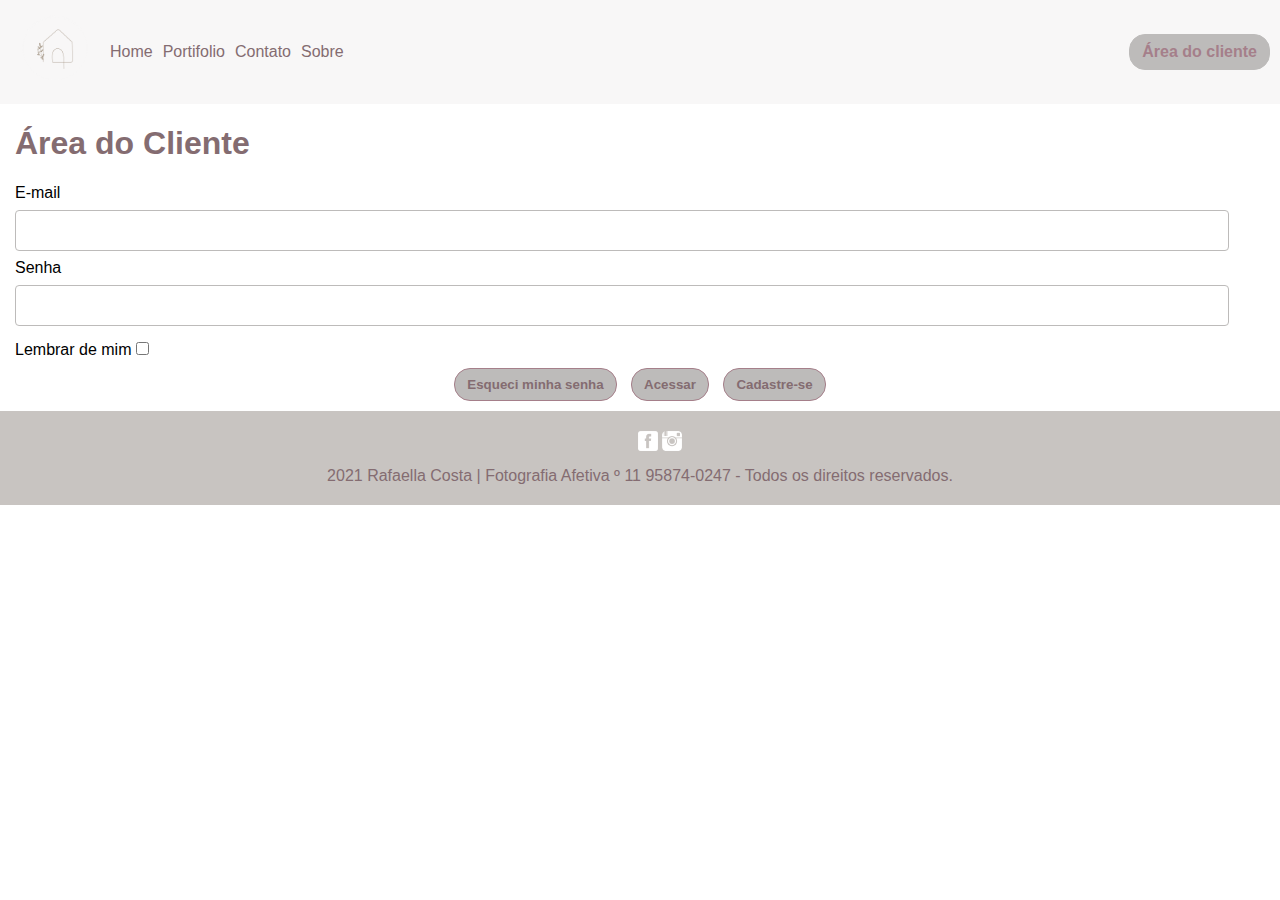
<file: area_do_cliente.html>
<!DOCTYPE html>
<html>
<head>
    <meta charset="UTF-8" />
    <link class="favicon" rel="shortcut icon" href="favicon.ico" type="image/x-icon" />
    <link rel="stylesheet" href="css/site.css" />
    <link rel="stylesheet" href="css/index.css" />
    <link rel="stylesheet" href="css/forms.css" />
    <title> Rafaella Costa Fotografia | Área do Cliente</title>
</head>
<body>
    <header class="cabecalho">
        <nav class="navegacao">
            <a href="index.html">
                <img alt="logo Rafaella Costa" class="logo" src="imagens/marcadagua.png" />
            </a>
            <a class="item-menu" href="index.html">Home</a> 
            <a class="item-menu" href="portifolio.html">Portifolio</a>
            <a class="item-menu" href="contato.html">Contato</a>
            <a class="item-menu" href="sobre.html">Sobre</a>
            <a class="botao acesso" href="area_do_cliente.html">Área do cliente</a>
            <a class="menu-icone" href="#"></a>
            </nav>
    </header>
    <main>
        <h1>Área do Cliente</h1>
        <form method="POST"
              novalidate
              enctype="multipart/form-data">
            <ul class="erros"></ul>
            <div>
                <label for="campo-email">E-mail</label> 
                <input id="campo-email" 
                       name="email" 
                       type="email" 
                       required/>
            </div>
            <div>
                <label for="campo-senha">Senha</label>
                <input id="campo-senha" 
                       name="senha" 
                       type ="password"
                       required />
            </div>
            <div>
                <label for="campo-lembrar">Lembrar de mim</label>
                <input id="campo-lembrar"
                       type="checkbox" 
                       name="lembrar" 
                       value="SIM" />
            </div>
            <div class="acoes">
                <button class="botao enviar" type="submit" >Esqueci minha senha</button>
                <button class="botao enviar" type="submit" >Acessar</button>
                <button class="botao enviar" type="button" >Cadastre-se</button>
            </div>
        </form>
    </main>
    <footer>
        <div class="rodape">
            <ul class="media-list" >
                <li>
                    <a class="media-link facebook" href="https://www.facebook.com/faellacostafoto/" target="blank">Facebook</a>
                </li>
                <li>
                    <a class="media-link instagram" href="https://www.instagram.com/faellacostafoto/" target="blank">Instagram</a>
                </li>
            </ul> 
            <p>2021 Rafaella Costa | Fotografia Afetiva º 11 95874-0247 - Todos os direitos reservados.</p>  
        </div> 
    </footer>
</body>
</html>
</file>
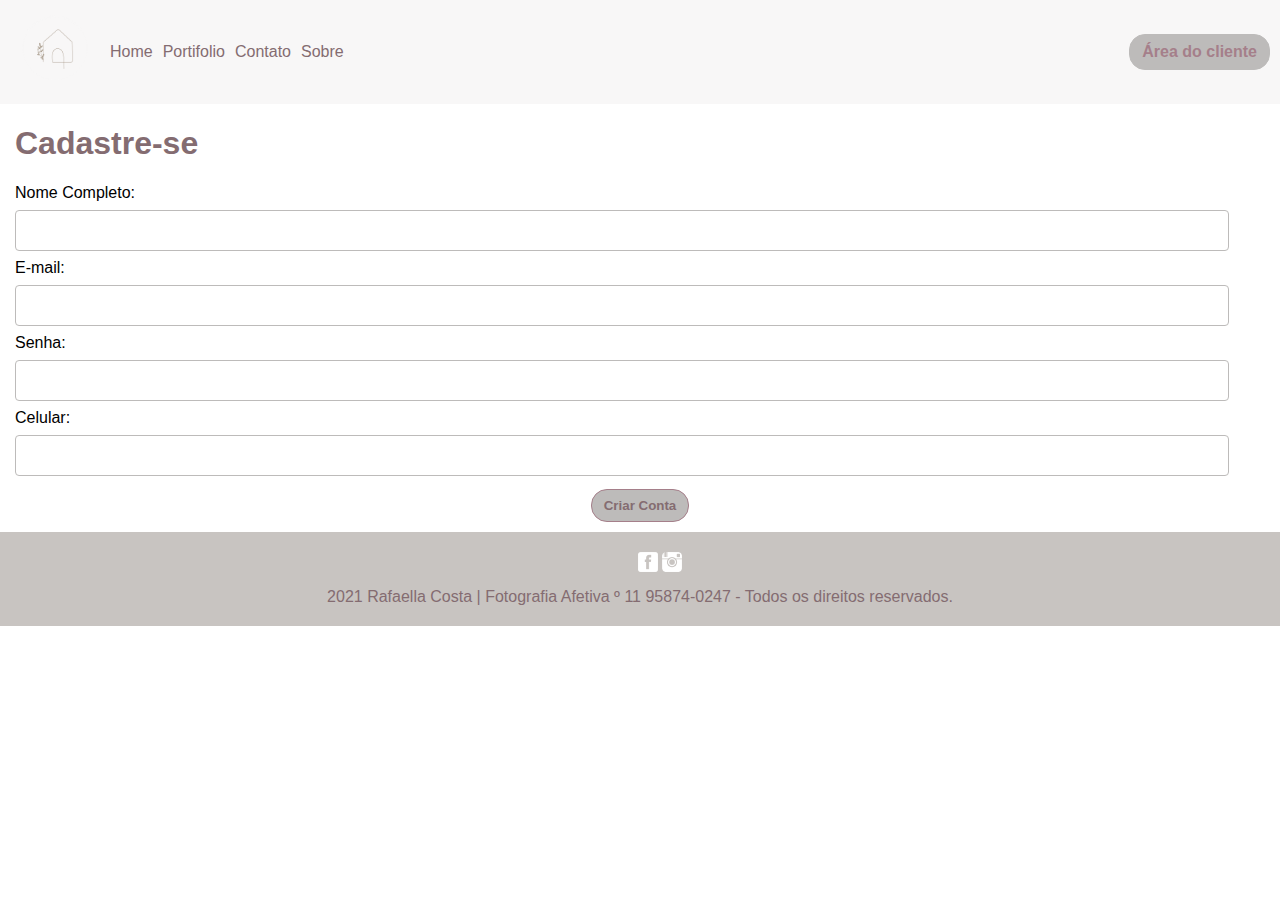
<file: cadastro.html>
<!DOCTYPE html>
<html>
<head>
    <meta charset="UTF-8" />
    <link class="favicon" rel="shortcut icon" href="favicon.ico" type="image/x-icon" />
    <link rel="stylesheet" href="css/site.css" />
    <link rel="stylesheet" href="css/index.css" />
    <link rel="stylesheet" href="css/forms.css" />
    <title> Rafaella Costa Fotografia | Cadastro</title>
</head>
<body>
    <header class="cabecalho">
        <nav class="navegacao">
            <a href="index.html">
                <img alt="logo Rafaella Costa" class="logo" src="imagens/marcadagua.png" />
            </a>
            <a class="item-menu" href="index.html">Home</a> 
            <a class="item-menu" href="portifolio.html">Portifolio</a>
            <a class="item-menu" href="contato.html">Contato</a>
            <a class="item-menu" href="sobre.html">Sobre</a>
            <a class="botao acesso" href="area_do_cliente.html">Área do cliente</a>
            <a class="menu-icone" href="#"></a>
            </nav>
    </header>
    <main>
        <h1>Cadastre-se</h1>
        <form method="POST"
              enctype="multipart/form-data"
              >
            <ul class="erros"></ul>
            <div>
                <label for="campo-nome"> Nome Completo:</label>
                <input id="campo-nome" 
                       name="nome" 
                       type="text" 
                       required />
            </div>
            <div>
                <label for="campo-email"> E-mail:</label>
                <input id="campo-email" 
                       name="email" 
                       type ="email" 
                       required />
            </div>
            <div>
                <label for="campo-senha"> Senha:</label>
                <input id="campo-senha" 
                       name="senha" 
                       type="password" 
                       required 
                       minlength="8" />
            </div>
            <div>
                <label for="campo-celular"> Celular:</label>
                <input id="campo-celular" 
                       pattern="^\d{2}-\d{5}-\d{4}$"
                       name="celular" 
                       type="tel" 
                       required 
                       /> 
            </div>
            <div class="acoes">
                <button class="botao enviar" type="submit" >Criar Conta</button>
            </div>
        </form>
    </main>
    <footer>
        <div class="rodape">
            <ul class="media-list" >
                <li>
                    <a class="media-link facebook" href="https://www.facebook.com/faellacostafoto/" target="blank">Facebook</a>
                </li>
                <li>
                    <a class="media-link instagram" href="https://www.instagram.com/faellacostafoto/" target="blank">Instagram</a>
                </li>
            </ul> 
            <p>2021 Rafaella Costa | Fotografia Afetiva º 11 95874-0247 - Todos os direitos reservados.</p>  
        </div> 
    </footer>
</body>
</html>
</file>
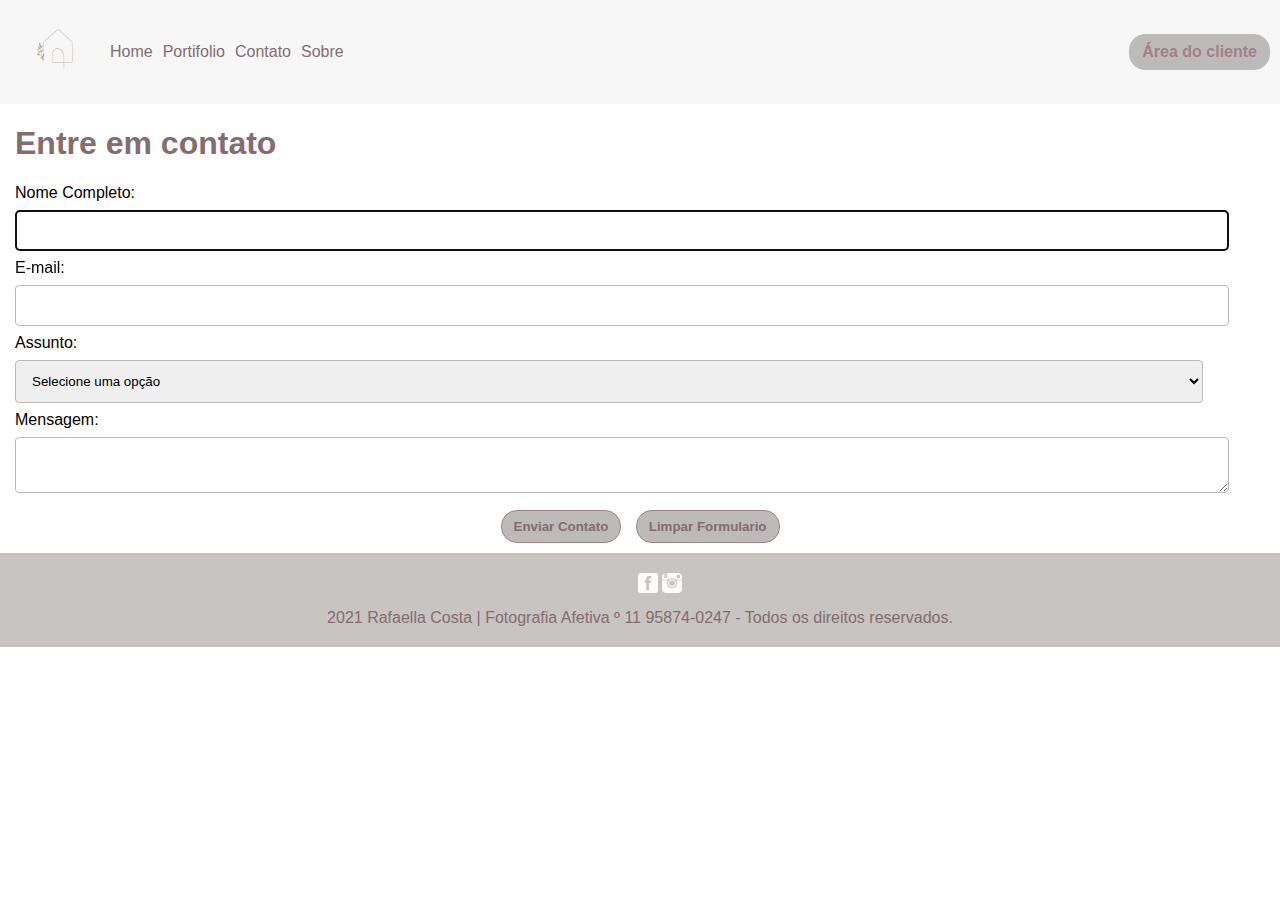
<file: contato.html>
<!DOCTYPE html>
<html>
<head>
    <meta charset="UTF-8" />
    <link class="favicon" rel="shortcut icon" href="favicon.ico" type="image/x-icon" />
    <link rel="stylesheet" href="css/site.css" />
    <link rel="stylesheet" href="css/index.css" />
    <link rel="stylesheet" href="css/forms.css" />
    <script src="scripts/contato.js" defer></script>
    <title> Rafaella Costa Fotografia | Contato</title>
</head>
<body>
    <header class="cabecalho">
        <nav class="navegacao">
            <a href="index.html">
                <img alt="logo Rafaella Costa" class="logo" src="imagens/marcadagua.png" />
            </a>
            <a class="item-menu" href="index.html">Home</a> 
            <a class="item-menu" href="portifolio.html">Portifolio</a>
            <a class="item-menu" href="contato.html">Contato</a>
            <a class="item-menu" href="sobre.html">Sobre</a>
            <a class="botao acesso" href="area_do_cliente.html">Área do cliente</a>
            <a class="menu-icone" href="#"></a>
            </nav>
    </header>
    <main>
        <h1>Entre em contato</h1>
        <form method="POST"
              enctype="multipart/form-data">
            <ul class="erros"></ul>
            <div>
                <label for="campo-nome"> Nome Completo:</label> 
                <input id="campo-nome" 
                       name="nome" 
                       type="text"
                       required
                       maxlength="30"
                       autofocus />
            </div>
            <div>
                <label for="campo-email"> E-mail:</label>
                <input id="campo-email" 
                       name="email" 
                       type ="email" 
                       required/>
            </div>
            <div>
                <label for="campo-assunto">Assunto</label>:
                <select name="assunto" 
                        id="campo-assunto"
                        required>
                    <option value="">Selecione uma opção</option>
                    <option value="O">Orçamento</option>
                    <option value="D">Depoimentos</option>
                    <option value="S">Sugestão</option>
                </select>
            </div>
            <div>
                <label for="campo-mensagem">Mensagem</label>:
                <textarea name="mensagem" 
                          id="corpo-mensagem"
                          required
                          maxlength="140"></textarea>
            </div>
            <div class="acoes">
                <button  type="submit" class="botao enviar">
                    Enviar Contato
                </button>
                <button  type="resert" class="botao limpar">
                    Limpar Formulario
                </button>
            </div>
        </form>
    </main>
    <footer>
        <div class="rodape">
            <ul class="media-list" >
                <li>
                    <a class="media-link facebook" href="https://www.facebook.com/faellacostafoto/" target="blank">Facebook</a>
                </li>
                <li>
                    <a class="media-link instagram" href="https://www.instagram.com/faellacostafoto/" target="blank">Instagram</a>
                </li>
            </ul> 
            <p>2021 Rafaella Costa | Fotografia Afetiva º 11 95874-0247 - Todos os direitos reservados.</p>  
        </div> 
    </footer>
</body>
</html>
</file>
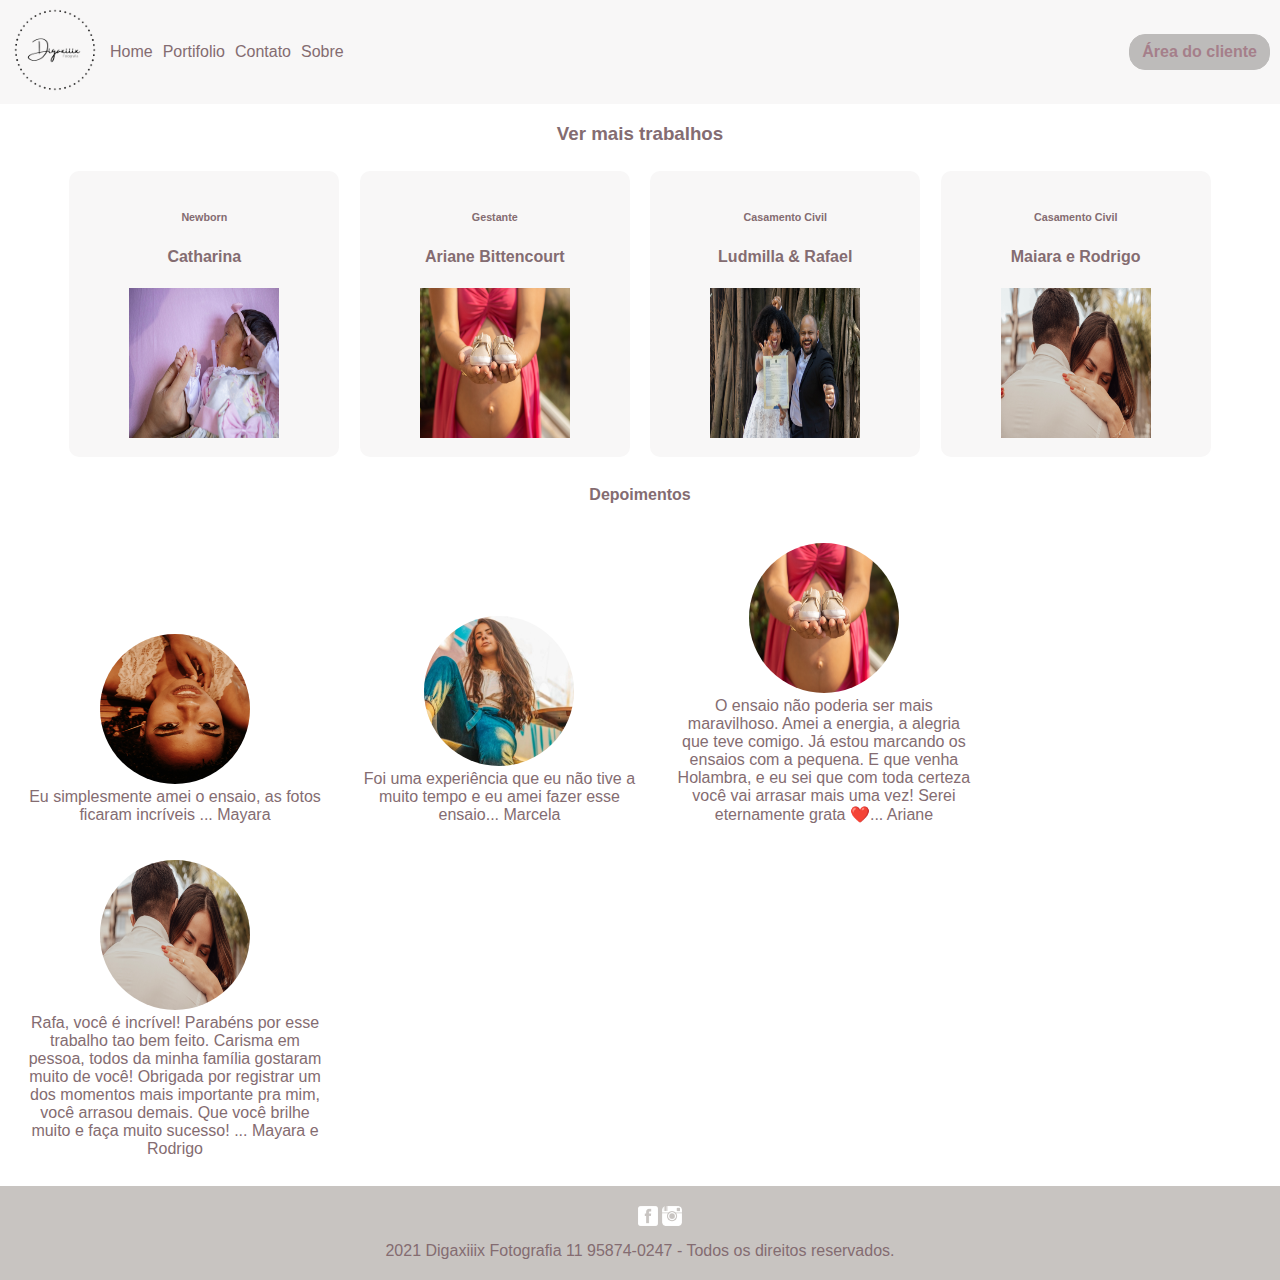
<file: home.html>
<!DOCTYPE html>
<html>
<head>
    <meta charset="UTF-8" />
    <title> Digaxiiix Fotografia| Home</title>
    <link rel="stylesheet" href="css/site.css" />
    <link rel="stylesheet" href="css/home.css" />
</head>
<body>
    <header class="cabecalho">
        <nav class="navegacao">
            <a href="home.html">
                <img alt="logo Digaxiiix" class="logo" src="imagens/logo.png" />
            </a>
            <a class="item-menu" href="home.html">Home</a> 
            <a class="item-menu" href="portifolio.html">Portifolio</a>
            <a class="item-menu" href="contato.html">Contato</a>
            <a class="item-menu" href="sobre.html">Sobre</a>
            <a class="botao acesso" href="area_do_cliente.html">Área do cliente</a>
            <a class="menu-icone" href="#"></a>
            </nav>
    </header>
    <main>
    <!-- Scroolhorizontal  -->
        <div>
            <nav>
                <h3>Ver mais trabalhos</h3>
            </nav>
        </div>

        <section class="ensaios">
            <div>
                <article class="ensaio">
                    <h6>Newborn</h6>
                    <h4>Catharina</h4>
                    <img src="imagens/Catharina.jpg" alt="Ensaio da Catharina" />

                </article>

                <article class="ensaio">
                    <h6>Gestante</h6>
                    <h4>Ariane Bittencourt</h4>
                    <img src="imagens/Ariane.jpg" alt="Ensaio da Ariane parte 1" />
                
                </article>
        
                <article class="ensaio">
                    <h6>Casamento Civil</h6>
                    <h4>Ludmilla & Rafael</h4>
                    <img src="imagens/LudmylaERafael.jpg" alt="Ensaio Ludmyla e Rafael" />
                </article>

                <article class="ensaio">
                    <h6>Casamento Civil</h6>
                    <h4>Maiara e Rodrigo</h4>
                    <img src="imagens/MayaraERodrigo.jpg" alt="Ensaio Mayara e Rodrigo" />
                </article>
            </div>
        </section>

        <section class="ensaios">
            <div>
                <h4>Depoimentos</h4>
                <article class="depoimento" >
                        <img  src="imagens/mayara.jpg" alt="Depoimento Mayara Mayara" /><br/>
                        Eu simplesmente amei o ensaio, as fotos ficaram incríveis ...
                        Mayara
                </article>

                <article class="depoimento" >
                    <img  src="imagens/Marcela.jpg" alt="Depoimento Marcela" /><br/>
                        Foi uma experiência que eu não tive a muito tempo e eu amei fazer esse ensaio...
                        Marcela
                </article>

                <article class="depoimento" >
                        <img  src="imagens/Ariane.jpg" alt="Depoimento Ariane" /><br/>
                        O ensaio não poderia ser mais maravilhoso. Amei a energia, a alegria que teve comigo. Já estou marcando os ensaios com a pequena. E que venha Holambra, e eu sei que com toda certeza você vai arrasar mais uma vez! Serei eternamente grata ❤️...
                        Ariane
                </article>

                <article class="depoimento" >
                        <img  src="imagens/MayaraERodrigo.jpg" alt="Depoimento Mayara e Rodrigo" /><br/>
                        Rafa, você é incrível! Parabéns por esse trabalho tao bem feito. Carisma em pessoa, todos da minha família gostaram muito de você! Obrigada por registrar um dos momentos mais importante pra mim, você arrasou demais. Que você brilhe muito e faça muito sucesso! ...
                        Mayara e Rodrigo
                </article>
            </div>
        </section>
    </main>
    <footer>
        <div class="rodape">
            <ul class="media-list" >
                <li>
                    <a class="media-link facebook" href="https://www.facebook.com/digaxiiix/" target="blank">Facebook</a>
                </li>
                <li>
                    <a class="media-link instagram" href="https://www.instagram.com/digaxiiix/" target="blank">Instagram</a>
                </li>
            </ul> 
            <p>2021 Digaxiiix Fotografia 11 95874-0247 - Todos os direitos reservados.</p>  
        </div> 
    </footer>
</body>
</html>
</file>
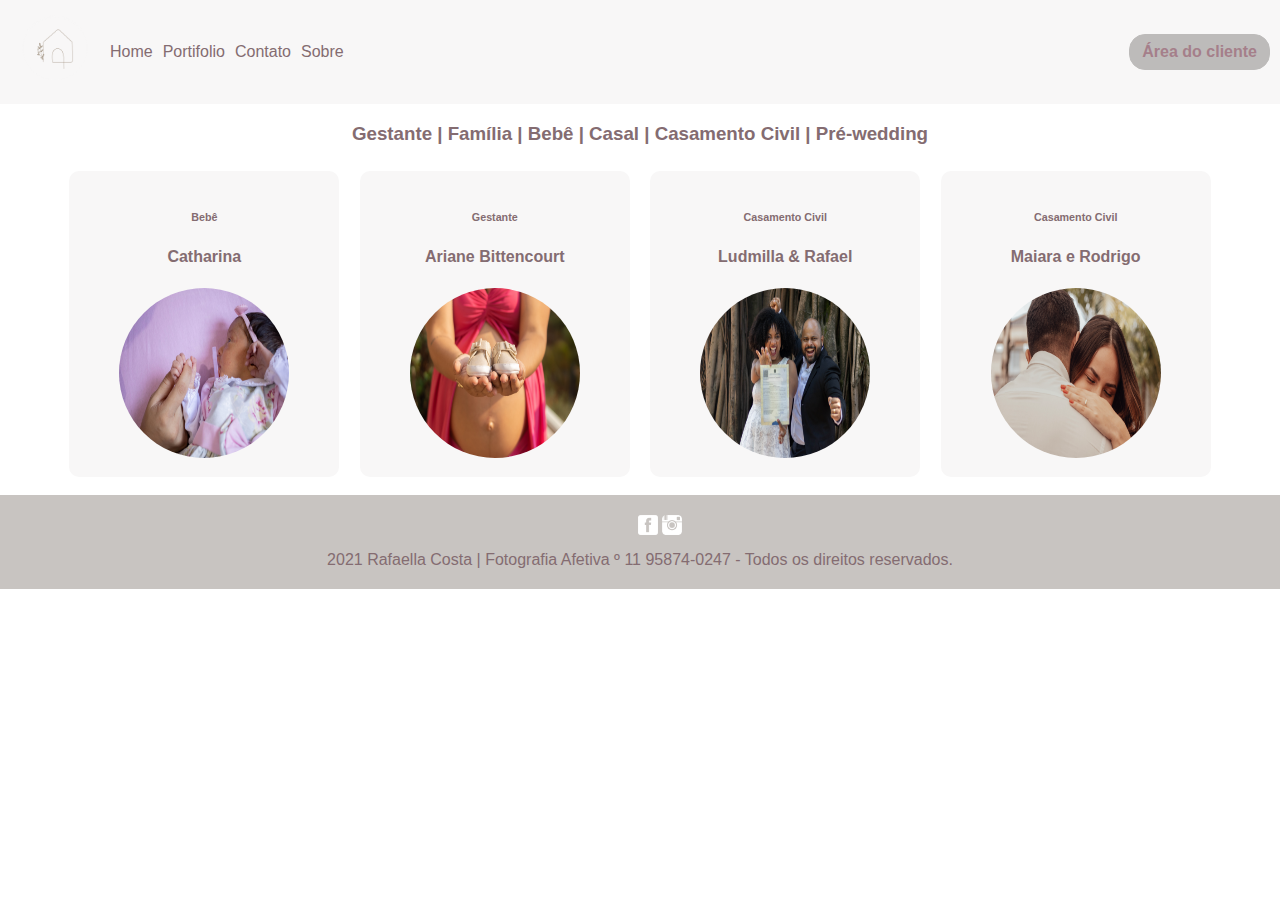
<file: portifolio.html>
<!DOCTYPE html>
<html>
<head>
    <meta charset="UTF-8" />
    <link class="favicon" rel="shortcut icon" href="favicon.ico" type="image/x-icon" />
    <link rel="stylesheet" href="css/site.css" />
    <link rel="stylesheet" href="css/index.css" />
    <title> Rafaella Costa Fotografia | Portifólio</title>
</head>
<body>
    <header class="cabecalho">
        <nav class="navegacao">
            <a href="index.html">
                <img alt="logo Rafaella Costa" class="logo" src="imagens/marcadagua.png" />
            </a>
            <a class="item-menu" href="index.html">Home</a> 
            <a class="item-menu" href="portifolio.html">Portifolio</a>
            <a class="item-menu" href="contato.html">Contato</a>
            <a class="item-menu" href="sobre.html">Sobre</a>
            <a class="botao acesso" href="area_do_cliente.html">Área do cliente</a>
            <a class="menu-icone" href="#"></a>
            </nav>
    </header>
    <main>
        <section class="ensaios">
            <h3>Gestante | Família | Bebê | Casal | Casamento Civil | Pré-wedding</h3>
            <div>
                <article class="ensaio">
                    <h6>Bebê</h6>
                    <h4>Catharina</h4>
                    <a href="albuns/catharina.html"> <img src="imagens/Catharina.jpg" alt="Ensaio da Catharina" ></a>

                </article>

                <article class="ensaio">
                    <h6>Gestante</h6>
                    <h4>Ariane Bittencourt</h4>
                    <a href="albuns/ariane.html"> <img src="imagens/ariane.jpg" alt="Ensaio Ariane" ></a>
                
                </article>
        
                <article class="ensaio">
                    <h6>Casamento Civil</h6>
                    <h4>Ludmilla & Rafael</h4>
                    <a href="albuns/ludmylaerafael.html"><img src="imagens/LudmylaERafael.jpg" alt="Ensaio Ludmyla e Rafael" /></a>
                </article>

                <article class="ensaio">
                    <h6>Casamento Civil</h6>
                    <h4>Maiara e Rodrigo</h4>
                    <a href="albuns/maiaraerodrigo.html"><img src="imagens/MayaraERodrigo.jpg" alt="Ensaio Mayara e Rodrigo" /></a>
                </article>
            </div>
        </section>
    </main>
    <footer>
        <div class="rodape">
            <ul class="media-list" >
                <li>
                    <a class="media-link facebook" href="https://www.facebook.com/faellacostafoto/" target="blank">Facebook</a>
                </li>
                <li>
                    <a class="media-link instagram" href="https://www.instagram.com/faellacostafoto/" target="blank">Instagram</a>
                </li>
            </ul> 
            <p>2021 Rafaella Costa | Fotografia Afetiva º 11 95874-0247 - Todos os direitos reservados.</p>  
        </div> 
    </footer>
</body>
</html>
</file>
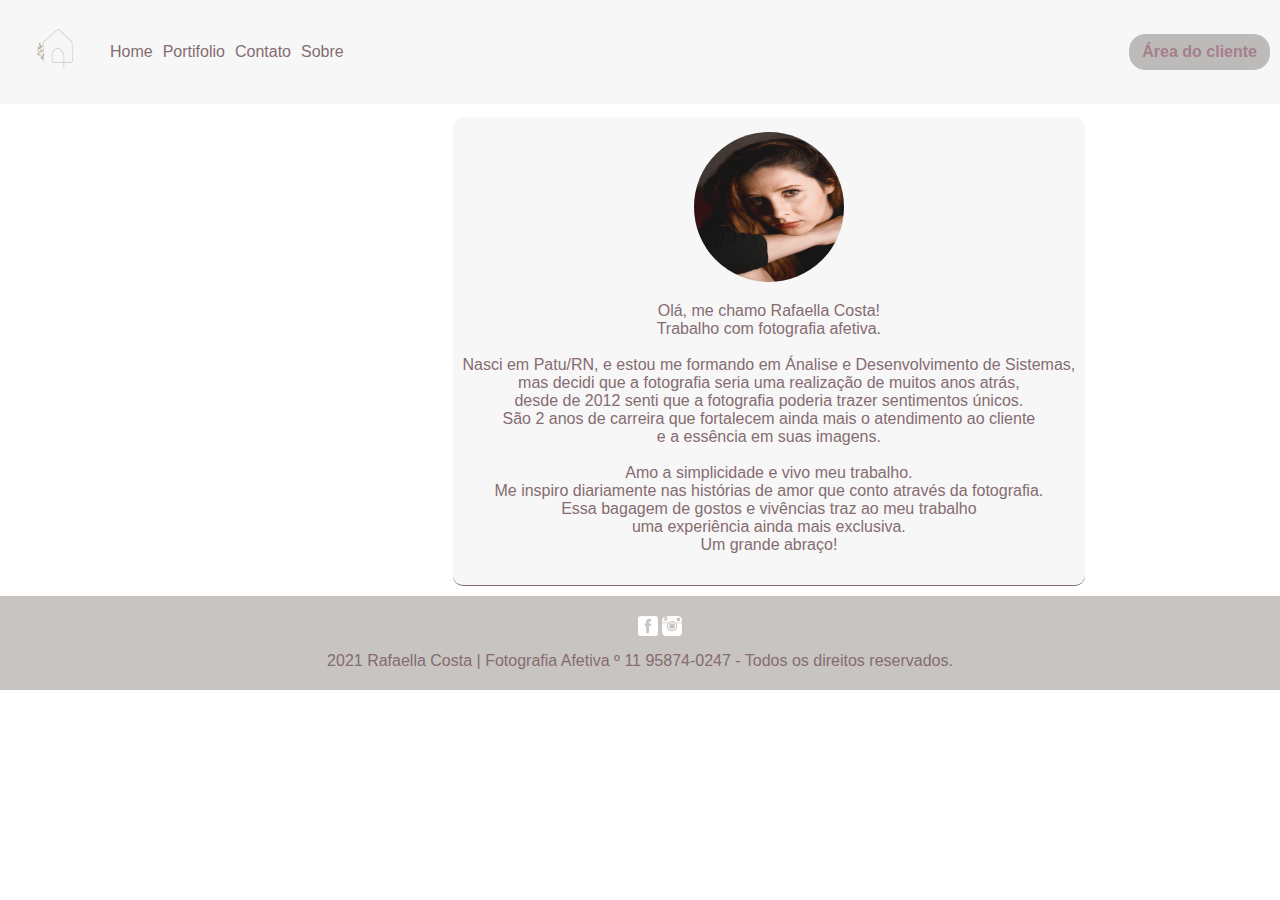
<file: sobre.html>
<!DOCTYPE html>
<html>
<head>
    <meta charset="UTF-8" />
    <link class="favicon" rel="shortcut icon" href="favicon.ico" type="image/x-icon" />
    <link rel="stylesheet" href="css/site.css" />
    <link rel="stylesheet" href="css/sobre.css" />
    <title> Rafaella Costa Fotografia | Sobre</title>
</head>
<body>
    <header class="cabecalho">
        <nav class="navegacao">
            <a href="index.html">
                <img alt="logo Rafaella Costa" class="logo" src="imagens/marcadagua.png" />
            </a>
            <a class="item-menu" href="index.html">Home</a> 
            <a class="item-menu" href="portifolio.html">Portifolio</a>
            <a class="item-menu" href="contato.html">Contato</a>
            <a class="item-menu" href="sobre.html">Sobre</a>
            <a class="botao acesso" href="area_do_cliente.html">Área do cliente</a>
            <a class="menu-icone" href="#"></a>
            </nav>
    </header>
    <main>
        <section class="sobre">
            <article>
                <img src="imagens/rafa2.jpg" alt="Rafaella" />
            </article>
            
            <article>
                <p>Olá, me chamo Rafaella Costa!</br> 
                    Trabalho com fotografia afetiva.</br>
                    </br>
                    Nasci em Patu/RN, e estou me formando em Ánalise e Desenvolvimento de Sistemas,</br>
                    mas decidi que a fotografia seria uma realização de muitos anos atrás,</br>
                    desde de 2012 senti que a fotografia poderia trazer sentimentos únicos. </br>
                    São 2 anos de carreira que fortalecem ainda mais o atendimento ao cliente</br>
                    e a essência em suas imagens.</br>
                    </br>
                    Amo a simplicidade e vivo meu trabalho.</br>
                    Me inspiro diariamente nas histórias de amor que conto através da fotografia.</br>
                    Essa bagagem de gostos e vivências traz ao meu trabalho</br>
                    uma experiência ainda mais exclusiva.</br>
                    Um grande abraço!</br>
                    
                </p>
            </article>
        </section>
    </main>
    <footer>
        <div class="rodape">
            <ul class="media-list" >
                <li>
                    <a class="media-link facebook" href="https://www.facebook.com/faellacostafoto/" target="blank">Facebook</a>
                </li>
                <li>
                    <a class="media-link instagram" href="https://www.instagram.com/faellacostafoto/" target="blank">Instagram</a>
                </li>
            </ul> 
            <p>2021 Rafaella Costa | Fotografia Afetiva º 11 95874-0247 - Todos os direitos reservados.</p>  
        </div> 
    </footer>
</body>
</html>
</file>
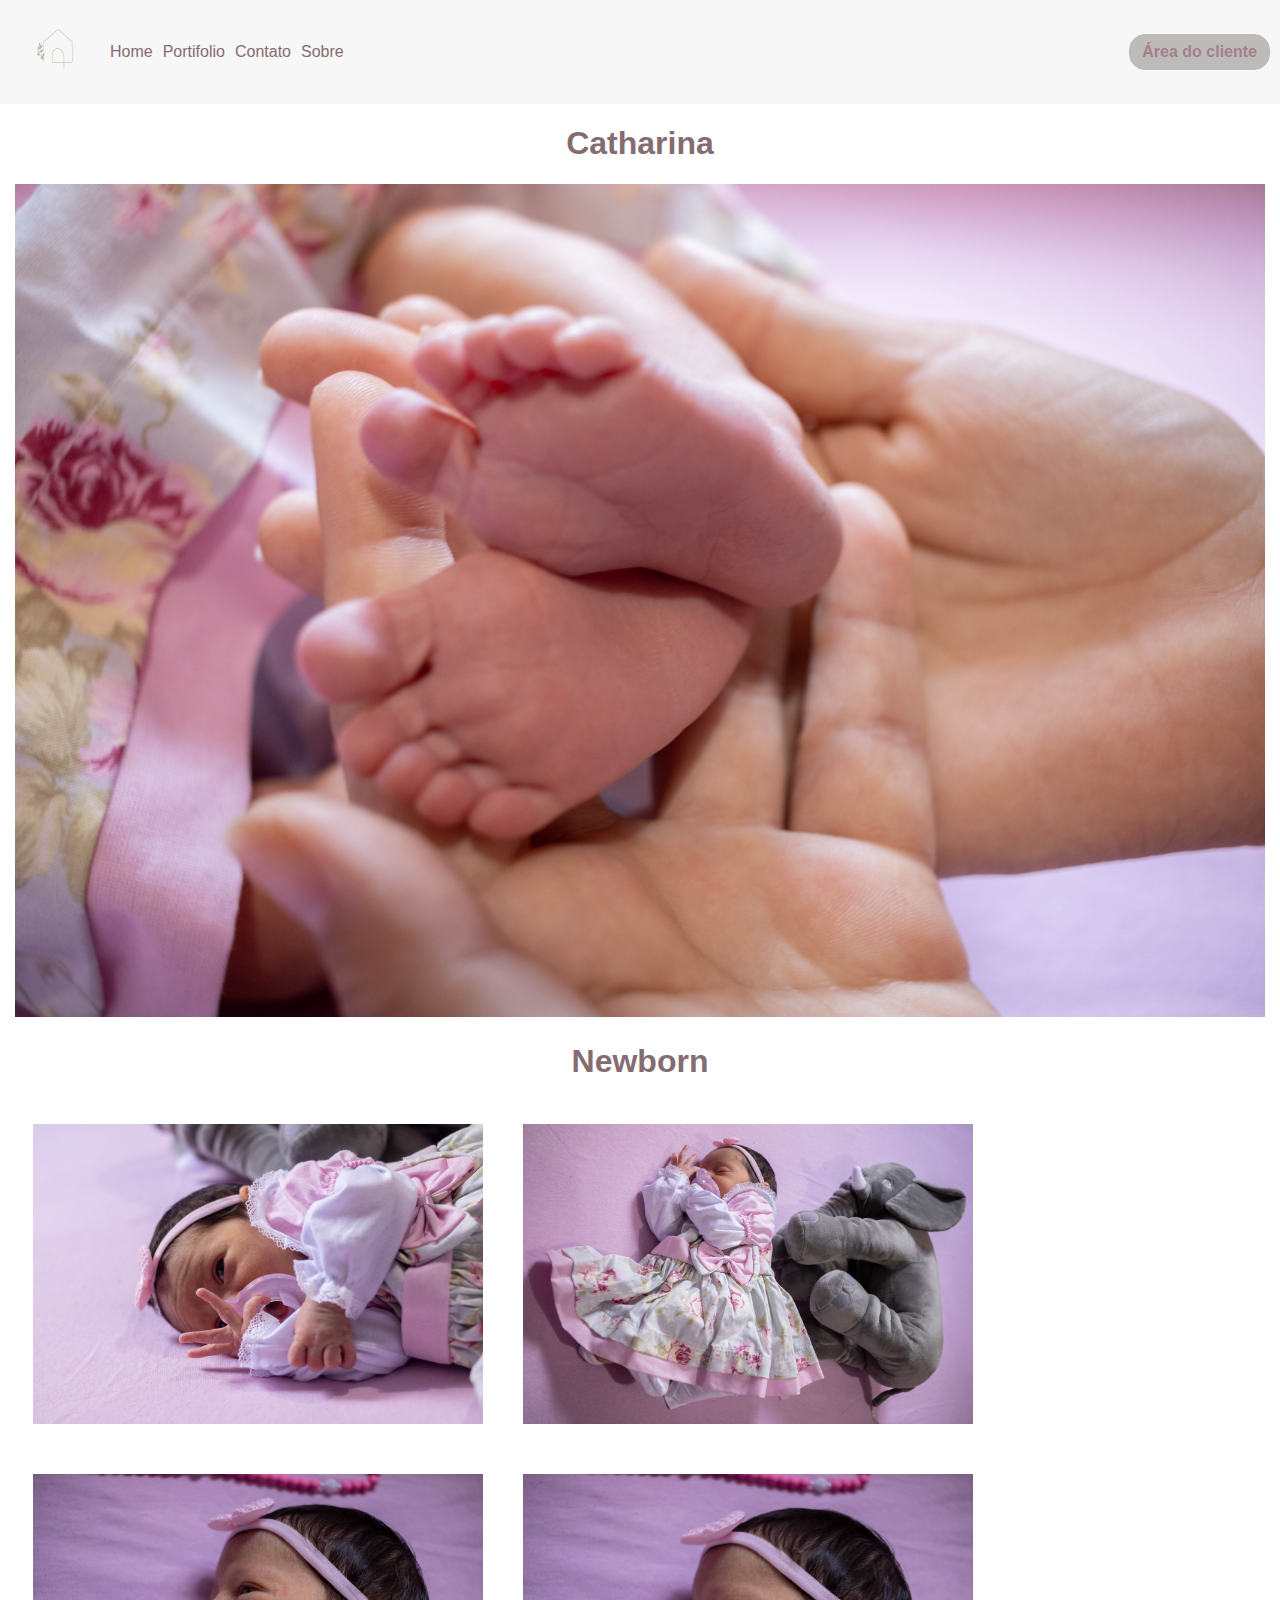
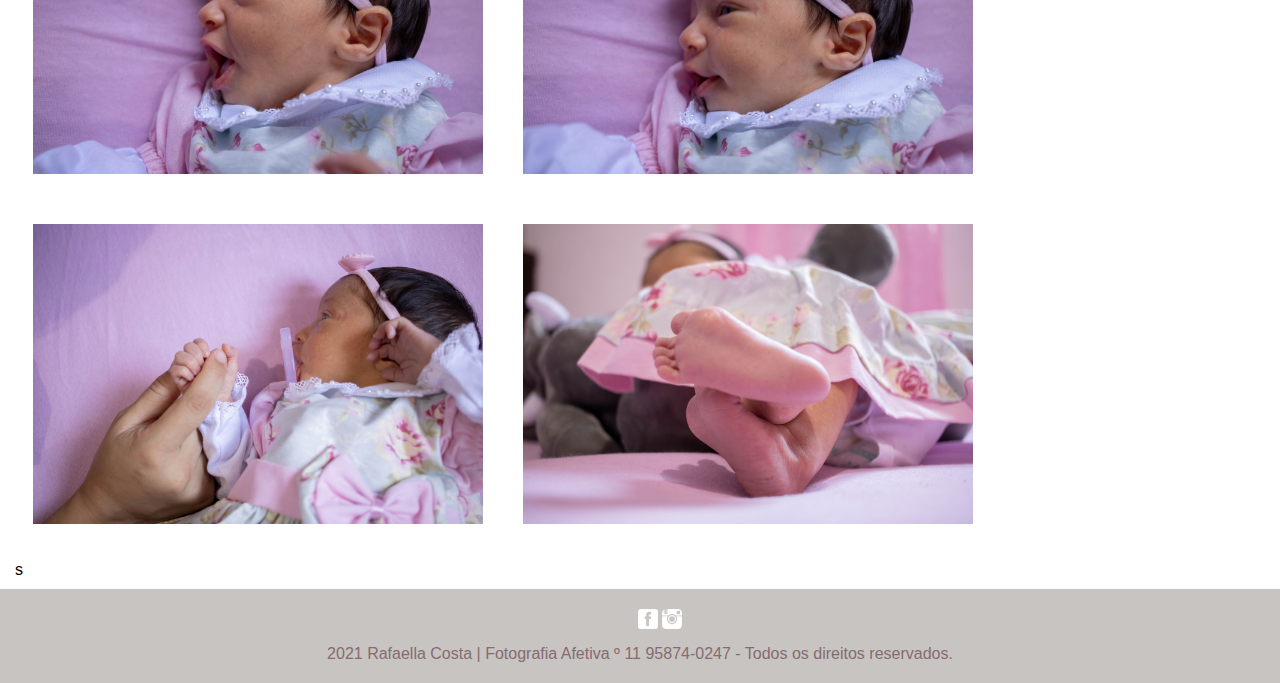
<file: albuns/catharina.html>
<!DOCTYPE html>
<html>
<head>
    <meta charset="UTF-8" />
    <link class="favicon" rel="shortcut icon" href="favicon.ico" type="image/x-icon" />
    <link rel="stylesheet" href="../css/site.css" />
    <link rel="stylesheet" href="../css/album.css" />
    <title> Rafaella Costa Fotografia | Catharina</title>
</head>
<body>
    <header class="cabecalho">
        <nav class="navegacao">
            <a href="index.html">
                <img alt="logo Rafaella Costa" class="logo" src="../imagens/marcadagua.png" />
            </a>
            <a class="item-menu" href="../index.html">Home</a> 
            <a class="item-menu" href="../portifolio.html">Portifolio</a>
            <a class="item-menu" href="../contato.html">Contato</a>
            <a class="item-menu" href="../sobre.html">Sobre</a>
            <a class="botao acesso" href="../area_do_cliente.html">Área do cliente</a>
            <a class="menu-icone" href="#"></a>
            </nav>
    </header>
    <main>
            <div >
                <h1>Catharina</h1>
                <img src="imagens/catharina/IMG_5625.jpg" class="banner" alt="ensaio Catharina" />
            </div>

            <section class="album" >
                <h1>Newborn</h1>
                <article>
                    <img src="imagens/catharina/IMG_5583.jpg" alt="ensaio Catharina" />
                    <img src="imagens/catharina/IMG_5586.jpg" alt="ensaio Catharina" />
                    <img src="imagens/catharina/IMG_5595.jpg" alt="ensaio Catharina" />
                    <img src="imagens/catharina/IMG_5596.jpg" alt="ensaio Catharina" />
                    <img src="imagens/catharina/IMG_5611.jpg" alt="ensaio Catharina" />
                    <img src="imagens/catharina/IMG_5633.jpg" alt="ensaio Catharina" />
                    
                </article>
            </section>
s
    </main>
    <footer>
        <div class="rodape">
            <ul class="media-list" >
                <li>
                    <a class="media-link facebook" href="https://www.facebook.com/faellacostafoto/" target="blank">Facebook</a>
                </li>
                <li>
                    <a class="media-link instagram" href="https://www.instagram.com/faellacostafoto/" target="blank">Instagram</a>
                </li>
            </ul> 
            <p>2021 Rafaella Costa | Fotografia Afetiva º 11 95874-0247 - Todos os direitos reservados.</p>  
        </div> 
    </footer>
</body>
</html>
</file>
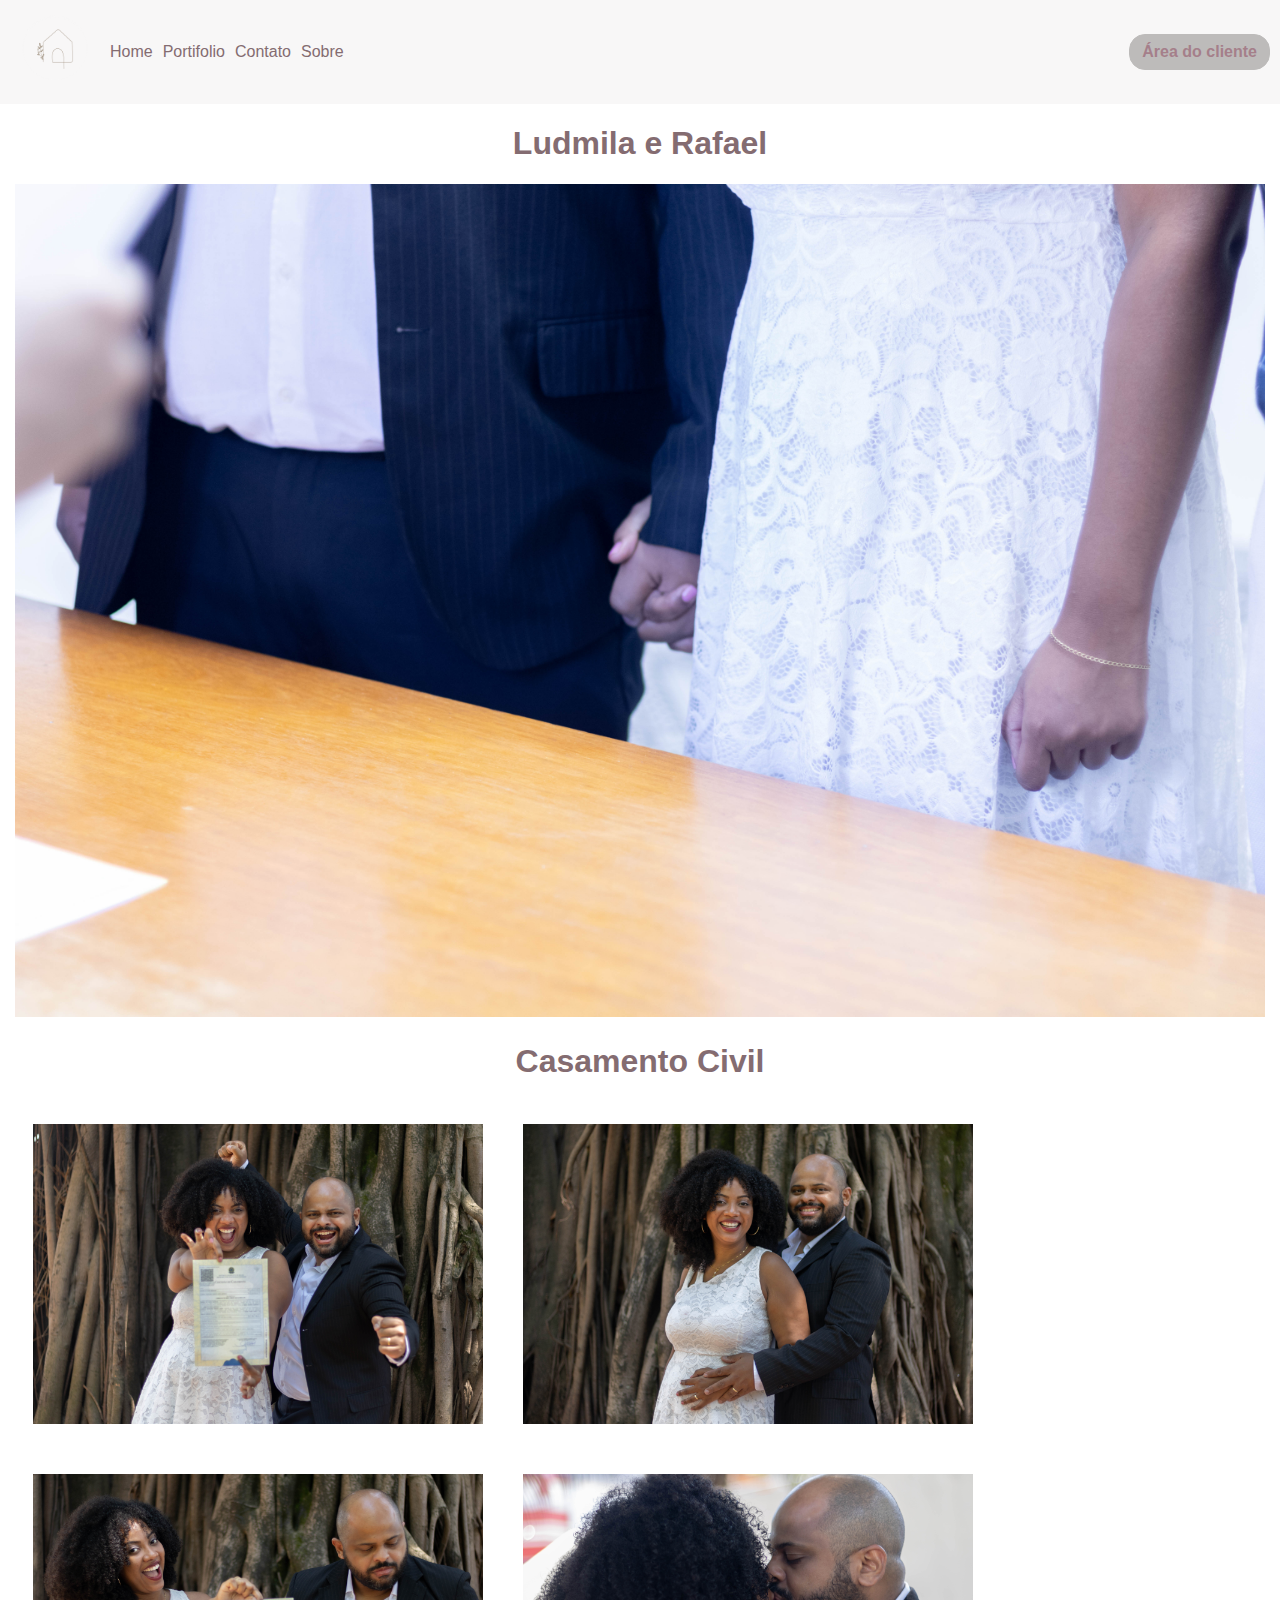
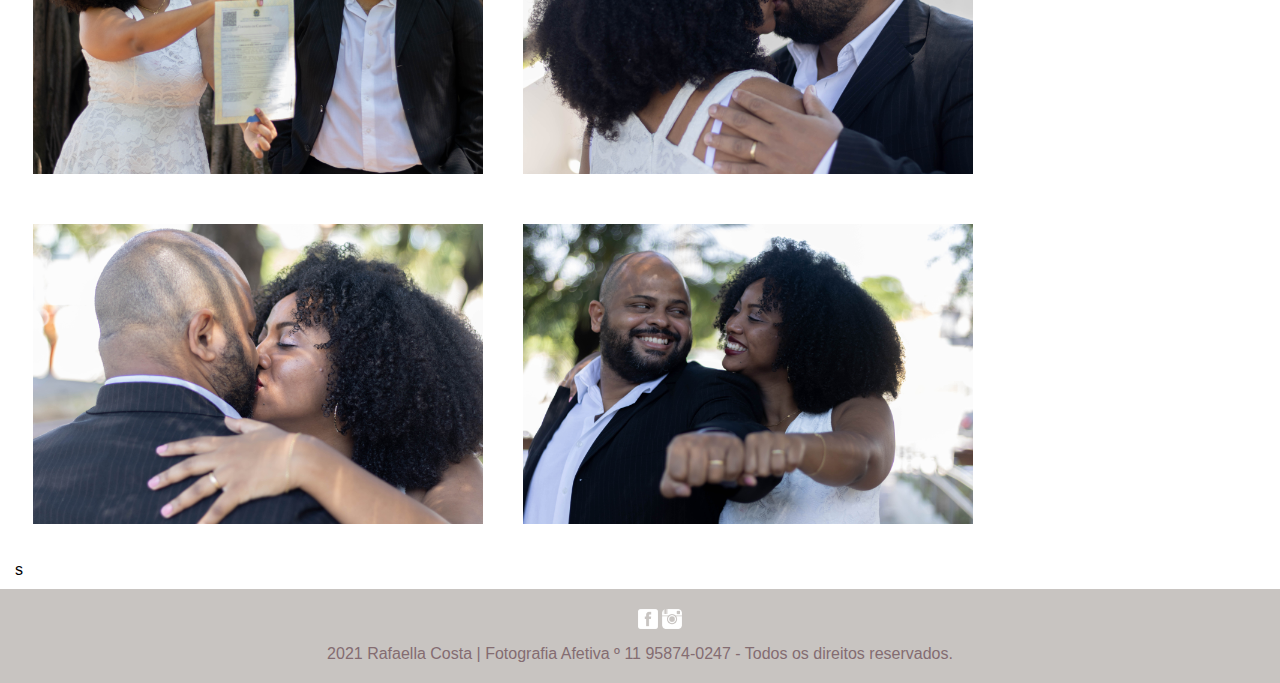
<file: albuns/ludmylaerafael.html>
<!DOCTYPE html>
<html>
<head>
    <meta charset="UTF-8" />
    <link class="favicon" rel="shortcut icon" href="favicon.ico" type="image/x-icon" />
    <link rel="stylesheet" href="../css/site.css" />
    <link rel="stylesheet" href="../css/album.css" />
    <title> Rafaella Costa Fotografia | Ludmila</title>
</head>
<body>
    <header class="cabecalho">
        <nav class="navegacao">
            <a href="index.html">
                <img alt="logo Rafaella Costa" class="logo" src="../imagens/marcadagua.png" />
            </a>
            <a class="item-menu" href="../index.html">Home</a> 
            <a class="item-menu" href="../portifolio.html">Portifolio</a>
            <a class="item-menu" href="../contato.html">Contato</a>
            <a class="item-menu" href="../sobre.html">Sobre</a>
            <a class="botao acesso" href="../area_do_cliente.html">Área do cliente</a>
            <a class="menu-icone" href="#"></a>
            </nav>
    </header>
    <main>
            <div >
                <h1>Ludmila e Rafael</h1>
                <img src="imagens/ludmylaerafael/IMG_5755.jpg" class="banner" alt="Ludmila E Rafael" />
            </div>

            <section class="album" >
                <h1>Casamento Civil</h1>
                <article>
                    <img src="imagens/ludmylaerafael/IMG_5915.jpg" alt="Ludmila E Rafael" />
                    <img src="imagens/ludmylaerafael/IMG_5906.jpg" alt="Ludmila E Rafael" />
                    <img src="imagens/ludmylaerafael/IMG_5918.jpg" alt="Ludmila E Rafael" />
                    <img src="imagens/ludmylaerafael/IMG_5896.jpg" alt="Ludmila E Rafael" />
                    <img src="imagens/ludmylaerafael/IMG_5888.jpg" alt="Ludmila E Rafael" />
                    <img src="imagens/ludmylaerafael/IMG_5870.jpg" alt="Ludmila E Rafael" />
                    
                </article>
            </section>
s
    </main>
    <footer>
        <div class="rodape">
            <ul class="media-list" >
                <li>
                    <a class="media-link facebook" href="https://www.facebook.com/faellacostafoto/" target="blank">Facebook</a>
                </li>
                <li>
                    <a class="media-link instagram" href="https://www.instagram.com/faellacostafoto/" target="blank">Instagram</a>
                </li>
            </ul> 
            <p>2021 Rafaella Costa | Fotografia Afetiva º 11 95874-0247 - Todos os direitos reservados.</p>  
        </div> 
    </footer>
</body>
</html>
</file>
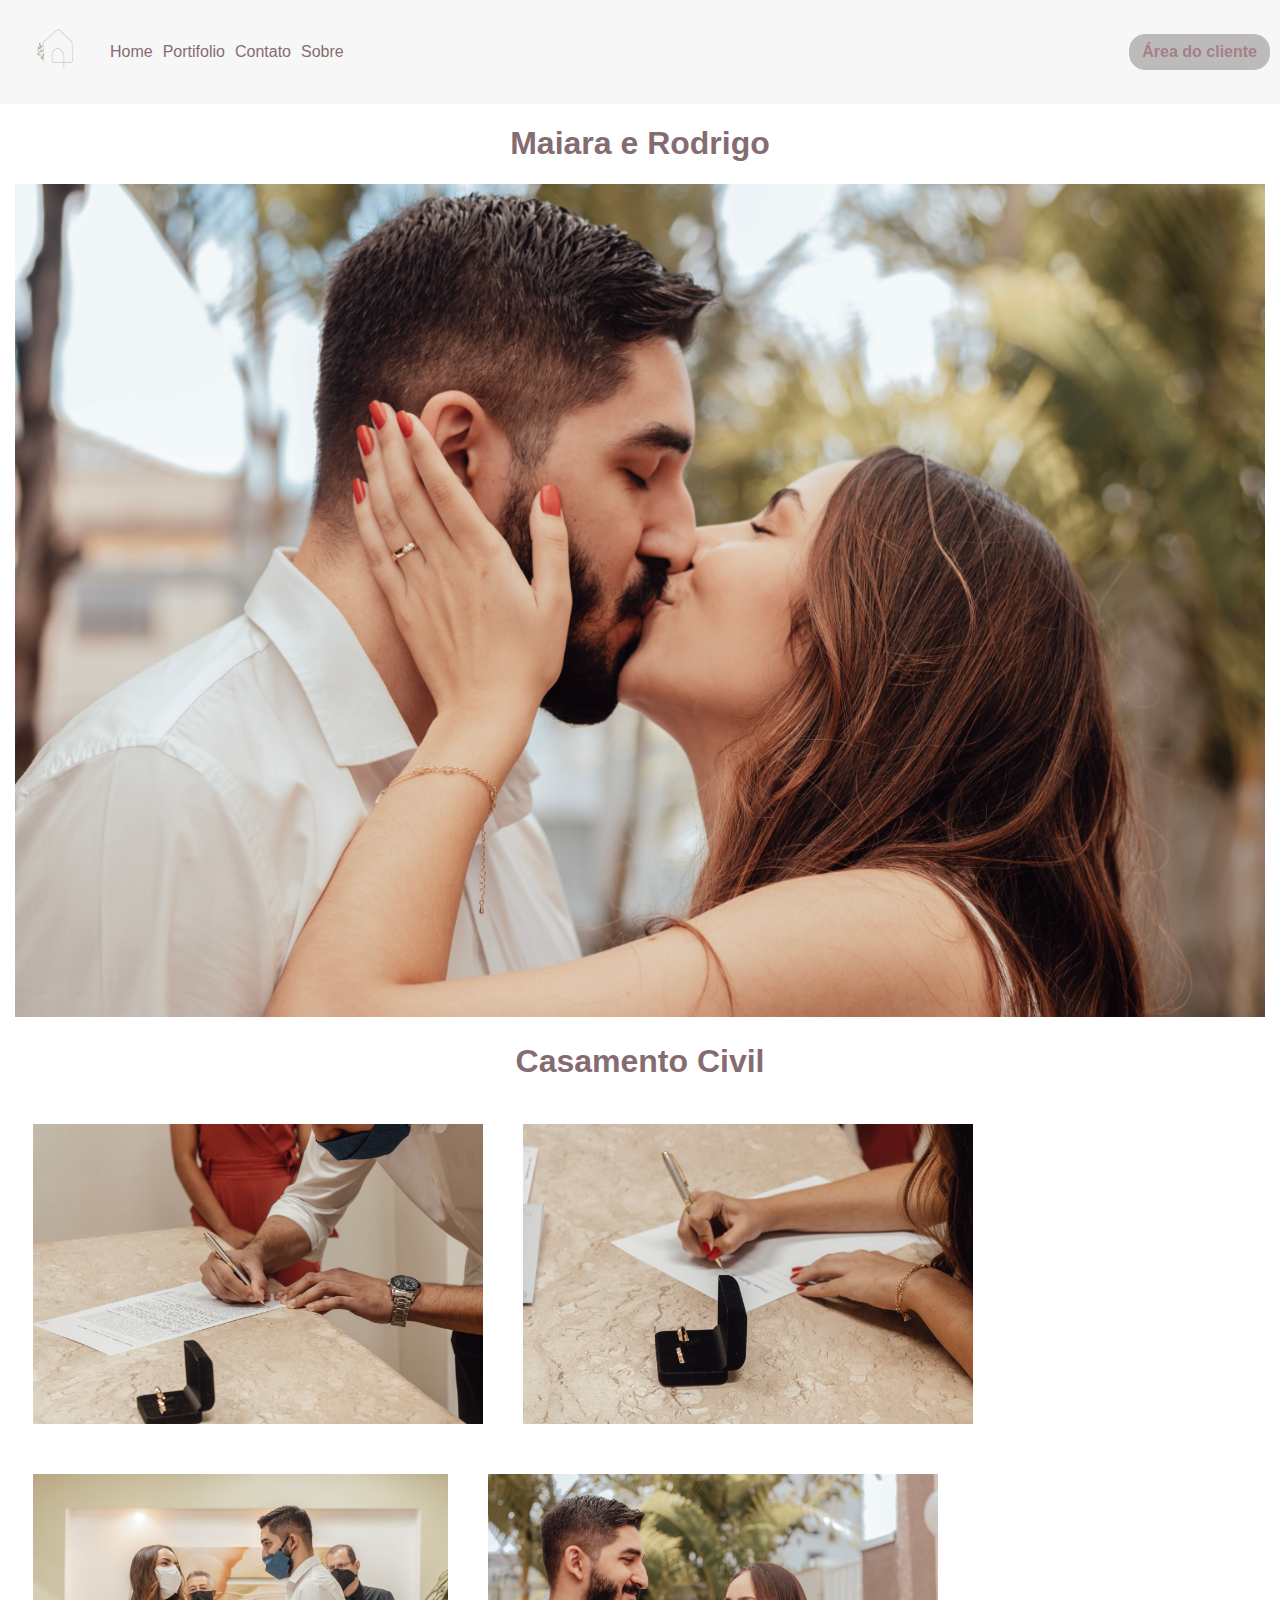
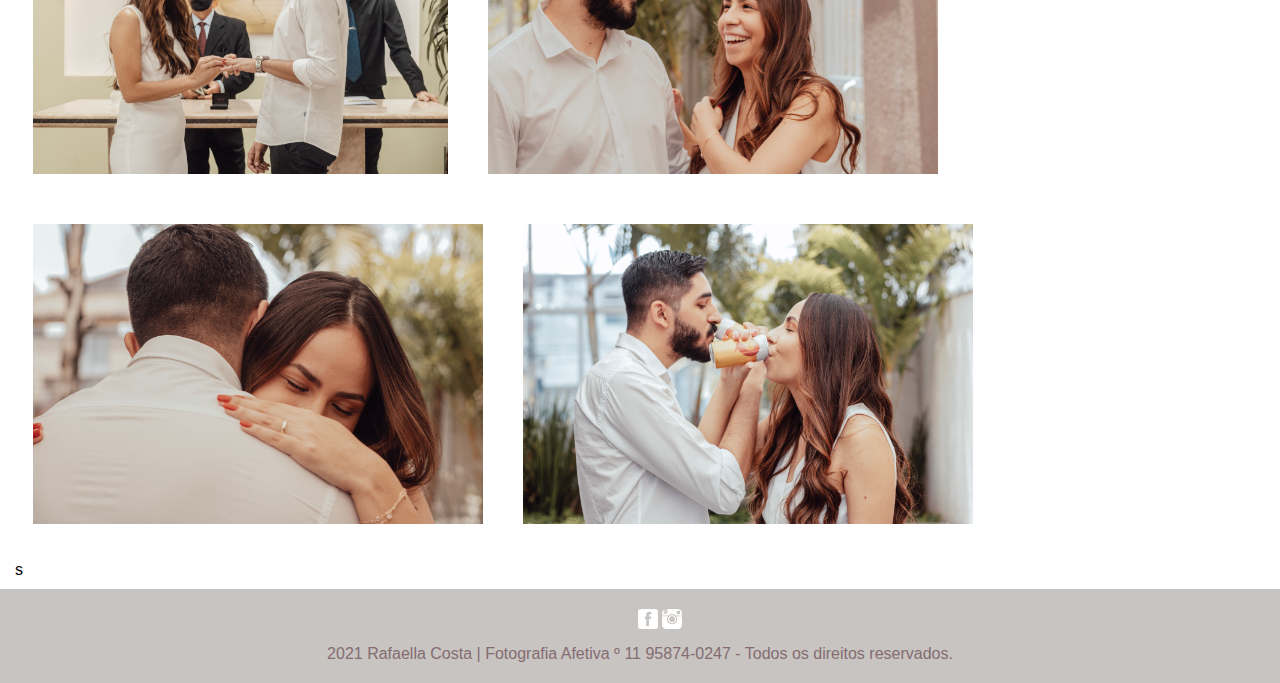
<file: albuns/maiaraerodrigo.html>
<!DOCTYPE html>
<html>
<head>
    <meta charset="UTF-8" />
    <link class="favicon" rel="shortcut icon" href="favicon.ico" type="image/x-icon" />
    <link rel="stylesheet" href="../css/site.css" />
    <link rel="stylesheet" href="../css/album.css" />
    <title> Rafaella Costa Fotografia | Maiara e Rofrigo</title>
</head>
<body>
    <header class="cabecalho">
        <nav class="navegacao">
            <a href="index.html">
                <img alt="logo Rafaella Costa" class="logo" src="../imagens/marcadagua.png" />
            </a>
            <a class="item-menu" href="../index.html">Home</a> 
            <a class="item-menu" href="../portifolio.html">Portifolio</a>
            <a class="item-menu" href="../contato.html">Contato</a>
            <a class="item-menu" href="../sobre.html">Sobre</a>
            <a class="botao acesso" href="../area_do_cliente.html">Área do cliente</a>
            <a class="menu-icone" href="#"></a>
            </nav>
    </header>
    </header>
    <main>
            <div >
                <h1>Maiara e Rodrigo</h1>
                <img src="imagens/maiaraerodrigo/IMG_4863.jpg" class="banner" alt=" Maiara e Rodrigo" />
            </div>

            <section class="album" >
                <h1>Casamento Civil</h1>
                <article>
                    <img src="imagens/maiaraerodrigo/IMG_4795.jpg" alt=" Maiara e Rodrigo" />
                    <img src="imagens/maiaraerodrigo/IMG_4800.jpg" alt=" Maiara e Rodrigo" />
                    <img src="imagens/maiaraerodrigo/IMG_4814 (2).jpg" alt=" Maiara e Rodrigo" />
                    <img src="imagens/maiaraerodrigo/IMG_4837.jpg" alt=" Maiara e Rodrigo" />
                    <img src="imagens/maiaraerodrigo/IMG_4984 (1).jpg" alt=" Maiara e Rodrigo" />
                    <img src="imagens/maiaraerodrigo/IMG_4915.jpg" alt=" Maiara e Rodrigo" />
                    
                </article>
            </section>
s
    </main>
    <footer>
        <div class="rodape">
            <ul class="media-list" >
                <li>
                    <a class="media-link facebook" href="https://www.facebook.com/faellacostafoto/" target="blank">Facebook</a>
                </li>
                <li>
                    <a class="media-link instagram" href="https://www.instagram.com/faellacostafoto/" target="blank">Instagram</a>
                </li>
            </ul> 
            <p>2021 Rafaella Costa | Fotografia Afetiva º 11 95874-0247 - Todos os direitos reservados.</p>  
        </div> 
    </footer>
</body>
</html>
</file>
<file: css/site.css>
:root {
    --cor-cinza: #f8f7f7;
    --cor-cinza-medio: #c8c4c1;
    --cor-roxo-medio: #bdbbba;
    --cor-roxo-escuro: #846c71;
    --cor-roxo-claro: #cac7c3;
    --cor-branco: #fff;
    --cor-roxo: #a57f8a;
}

body {
    background-color: var(--cor-branco);
    font-family: Arial, Helvetica, sans-serif;
    font-size: 16px;
    margin: 0;
}

a {
    text-decoration: none;
}

h1, h2, h3, h4, h5, h6 {
    color: var(--cor-roxo-escuro);
}
h3, h4{
    text-align: center;
}

/**
 * Estilos Cabeçalho
 */
 .cabecalho {
    background-color: var(--cor-cinza);
    color: var(--cor-roxo-escuro);
}

.navegacao {
    align-items: center;
    display: flex;
    flex-flow: row wrap;
    margin: 0 5px;
}

.logo {
    width: 100px;
}



.item-menu {
    color: var(--cor-branca);
    display: inline-block;
    font-weight: 50;
    margin: 0 5px;
}

.item-menu:hover {
    border-bottom: 3px var(--cor-roxo);
}


.acesso.botao {
    margin-right: 5px;
    margin-left: auto;
}

main {
    margin-bottom: 10px;
    margin-left: auto;
    margin-right: auto;
    padding: 0 15px;
}

/** 
 * Estilos Rodapé
 */
 .rodape {
    background-color: var(--cor-cinza-medio);
    color: var(--cor-roxo-escuro);
    text-align: center;
    padding: 4px 0;
}

@media screen and (max-width: 650px) {

    .navegacao {
        display: block;
        position: relative;
    }


    .navegacao.ativo {
        padding-bottom: 8px;
    }

    .navegacao.ativo a:not(:first-child):not(.menu-icone) {
        display: block;
        padding: 8px 8px;
    }

    .navegacao.ativo .acesso.botao {
        display: block;
        width: 6em;
        text-align: center;
        margin: 5px auto;
    }

    .menu-icone {
        display: block;
        position: absolute;
        right: 8px;
        top: 10px;
    }

}

.media-list {
    list-style: none;
}

.media-list li {
    display: inline-block;
}

.media-link {
    background-repeat: no-repeat;
    background-size: contain;
    color: var(--cor-roxo);
    display: block;
    height: 20px;
    text-indent: -9999px;
    width: 20px
}

.media-link.facebook { background-image: url("imagens/facebook-3-64.png"); }
.media-link.instagram { background-image: url("imagens/instagram-64.png"); }

/**
  * Estilos de Botões 
  */
  .botao {
    background-color: var(--cor-roxo-medio);
    border: 1px solid var(--cor-roxo-medio);
    border-radius: 16px;
    color: var(--cor-roxo);
    cursor: pointer;
    font-weight: 800;
    padding: 8px 12px;
    margin-left: 5px;
    margin-right: 5px;
}

.botao.enviar {
    border: 1px solid var(--cor-roxo);
    color: var(--cor-roxo-escuro);
}

.botao.limpar {
    border: 1px solid var(--cor-roxo);
    color: var(--cor-roxo-escuro);
}

.favicon {
    border-radius: 100px;
}
</file>
<file: css/index.css>
.ensaios {
    border-bottom: 1px solid var(--cor-cinza-escuro);
    position:relative;
    display: flex;
    flex-flow: row wrap;
    justify-content: space-around;
}


.ensaio {
    background-color: var(--cor-cinza);
    display: inline-block;
    border-radius: 10px;
    color: var(--cor-roxo-escuro);
    margin: 8px 8px;
    padding: 15px 10px;
    text-align: center;
    width: 250px;
}

.ensaio img {
    width: 170px;
    height: 170px;
    border-radius: 100px;
}

.ensaio h4 {
    
    text-align: center;
}

.ensaio h2, .ensaio h3 {
    margin: 0;
}

.depoimento {
    display: inline-block;
    border-radius: 10px;
    color: var(--cor-roxo-escuro);
    margin: 8px 0;
    padding: 10px 10px;
    text-align:center;
    width: 300px;
}

.depoimento img{
    border-radius: 50px;
    width: 120px;
    height: 120px;
}
</file>
<file: css/forms.css>
input, select, textarea {
    border-radius: 4px;
    border: 1px solid var(--cor-roxo-medio);
    display: inline-block;
    margin: 8px 0;
    padding: 12px 12px;
    width: 95%;
}

form.validado input:invalid,
form.validado select:invalid,
form.validado textarea:invalid {
    border-color: var(--cor-vermelho);
    color: var(--cor-vermelho);
}

ul.erros {
    border: 1px solid var(--cor-vermelho);
    background: var(--cor-vermelho-claro);
    color: var(--cor-vermelho);
    display: none;
    list-style: none;
    margin: 0 auto;
    padding: 5px 8px;
    width: 350px;
}

ul.erros.mostrar {
    display: block;
}

.acoes {
    text-align: center;
    margin: 5px 0;
    color: var(--cor-roxo-claro)
}

input[type="checkbox"], input[type="radio"] {
    width: initial;
}
</file>
<file: css/home.css>
.ensaios {
    border-bottom: 1px solid var(--cor-cinza-escuro);
    position:relative;
    display: flex;
    flex-flow: row wrap;
    justify-content: space-around;
}


.ensaio {
    background-color: var(--cor-cinza);
    display: inline-block;
    border-radius: 10px;
    color: var(--cor-roxo-escuro);
    margin: 8px 8px;
    padding: 15px 10px;
    text-align: center;
    width: 250px;
}

.ensaio img {
    width: 150px;
    height: 150px;
}

.ensaio h4 {
    
    text-align: center;
}

.ensaio h2, .ensaio h3 {
    margin: 0;
}

.depoimento {
    display: inline-block;
    border-radius: 10px;
    color: var(--cor-roxo-escuro);
    margin: 8px 0;
    padding: 10px 10px;
    text-align:center;
    width: 300px;
}

.depoimento img{
    border-radius: 100px;
    width: 150px;
    height: 150px;
}
</file>
<file: css/sobre.css>
.sobre {
    border-bottom: 1px solid var(--cor-roxo-escuro);
    background-color: var(--cor-cinza);
    display: inline-block;
    border-radius: 10px;
    color: var(--cor-roxo-escuro);
    margin-left: 35%;
    margin-top: 1%;
    padding: 15px 10px;
    text-align: center;
}
.sobre img{
    border-radius: 100px;
    width: 150px;
    height: 150px;
}

.sobre p {
    text-align: center;
}
</file>
<file: css/album.css>
.banner {
    height: 100%;
    width: 100%;
}

.album {
    margin-bottom: 10px;
    margin-left: auto;
    margin-right: auto;
    padding: 0px;
}
h1 {
    
    text-align: center;
}

.album img{
    margin: 8px 8px;
    padding: 15px 10px;
    width: auto;
    max-height: 300px;

}
</file>
